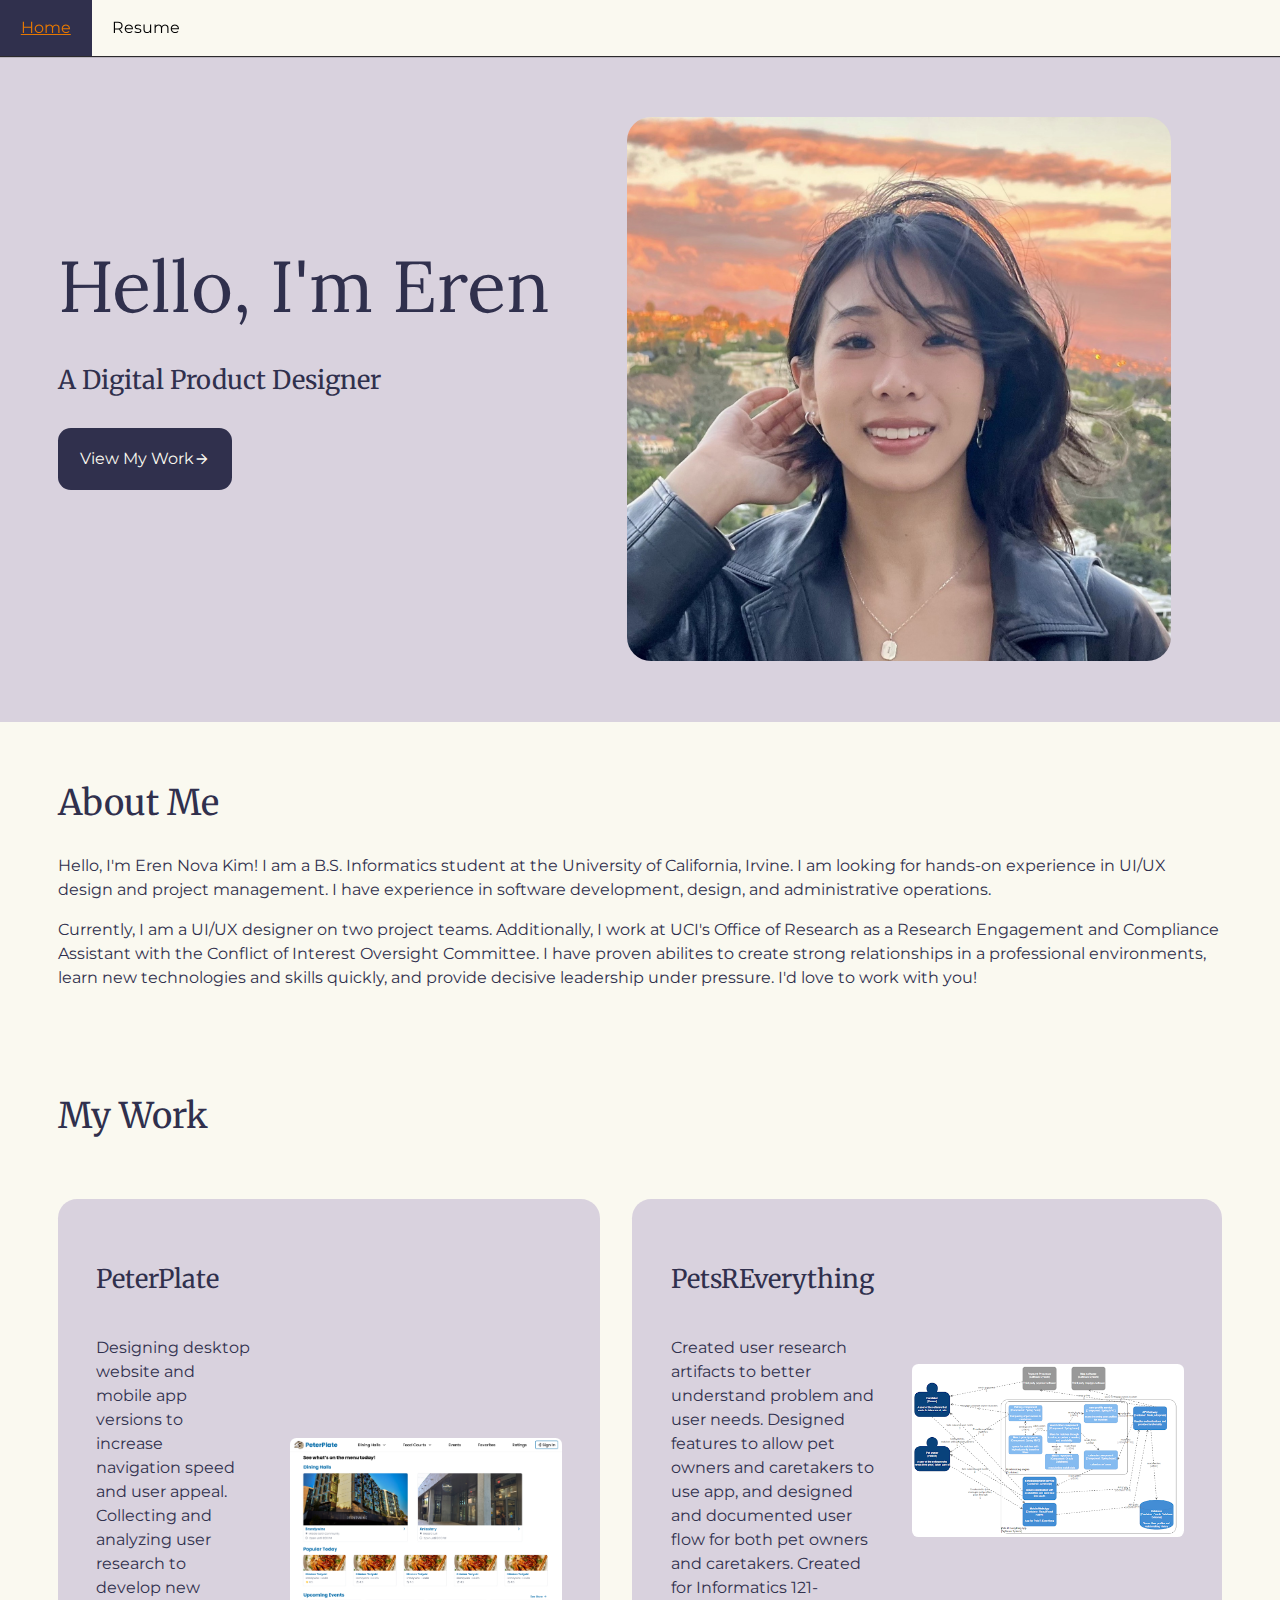
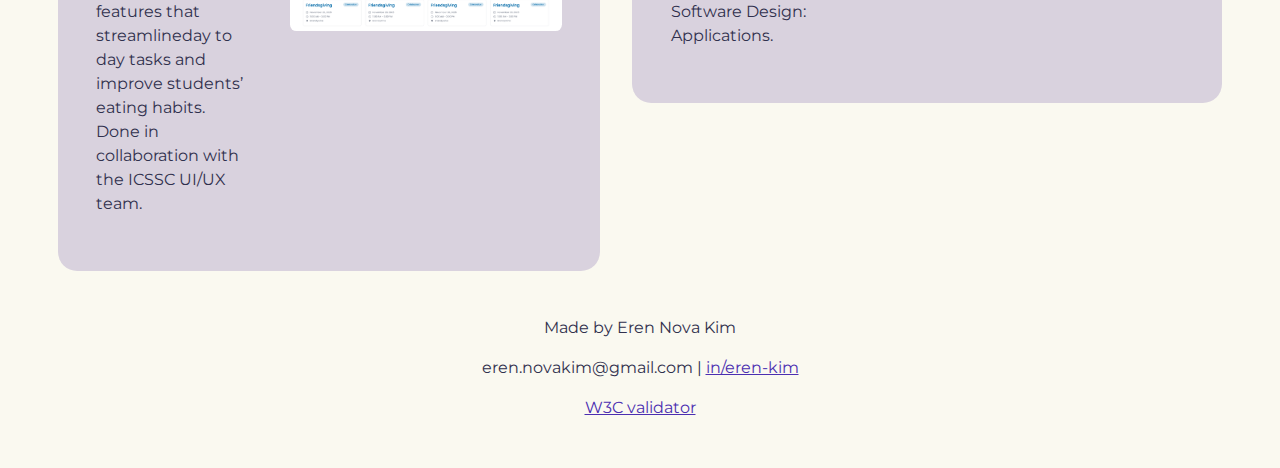
<file: index.html>
<!doctype html>
<html lang="en">

<!--
WRITTEN BY: Eren Nova Kim
EMAIL: erennk@uci.edu
-->

<head>
  <meta charset="utf-8">
  <meta name="author" content="Your name here">
  <meta name="description" content="description of your page">
  <meta name="viewport" content="width=device-width, initial-scale=1.0">
   <!-- you would link to an external stylesheet here! -->
    <link rel="stylesheet" href="style.css">
    <link href="https://fonts.googleapis.com/icon?family=Material+Icons" rel="stylesheet">
   <!-- you would also link to Bootstrap here! -->
  <title>Eren Nova Kim</title>
</head>
<body>
  <!-- skip to main content link -->
  <a href="#main-content" class="skip-link">Skip to main content</a>

  <!-- nav bar -->
  <nav class="navbar">
    <ul class="nav-items">
      <li>
        <a href="index.html" class="active">
          Home
        </a>
      </li>
      <li>
        <a href="resume.html">
          Resume
        </a>
      </li>
    </ul>
  </nav>

  <!-- header and headshot -->
  <div class="header-container">
    <div class="header-text">
        <h1>
          Hello, I'm Eren
        </h1>
        <h3>
          A Digital Product Designer
        </h3>

        <!-- jump to work section -->
        <a href="#work-destination" class="button-style">
            <span id="view-work-button">
                View My Work
            </span>
          <span class="button-arrow">
            arrow_forward
          </span>
        </a>
    </div>

    <!-- headshot -->
    <div class="header-headshot">
      <img src="ErenPic.jpg" alt="Headshot of Eren Nova Kim">
    </div>
  </div>

  <main id="main-content">

  <!-- about me -->
  <div class="paragraph-container">
    <div class="about-text">
      <h2>
        About Me
      </h2>
      <blockquote>
        <p>
          Hello, I'm Eren Nova Kim! I am a B.S. Informatics student at the University of California, Irvine.
          I am looking for hands-on experience in UI/UX design and project management.
          I have experience in software development, design, and administrative operations.
        </p>
        <p>
          Currently, I am a UI/UX designer on two project teams. Additionally, I work at UCI's 
          Office of Research as a Research Engagement and Compliance Assistant with the 
          Conflict of Interest Oversight Committee. I have proven abilites to create strong 
          relationships in a professional environments, learn new technologies and skills quickly, 
          and provide decisive leadership under pressure. I'd love to work with you!
        </p>
      </blockquote>
    </div>
  </div>

  <!-- my work -->
  <div class="paragraph-container" id="work-destination">
    <h2>
      My Work
    </h2>
    <div class="work-container">
      <div class="work-text">

        <!-- PeterPlate container -->
        <h3>
          PeterPlate
        </h3>
        <blockquote>
          <p>
            Designing desktop website and mobile app versions to increase navigation speed 
            and user appeal. Collecting and analyzing user research to develop new features that 
            streamlineday to day tasks and improve students’ eating habits. Done in collaboration 
            with the ICSSC UI/UX team.
          </p>
        </blockquote>
      </div>
      <img src="PeterPlateHome.jpg" alt="Screenshot of PeterPlate project website">
    </div>

    <!-- PetsREverything container -->
    <div class="work-container">
      <div class="work-text">
        <h3>
          PetsREverything
        </h3>
        <blockquote>
          <p>
            Created user research artifacts to better understand problem and user needs. Designed 
            features to allow pet owners and caretakers to use app, and designed and documented user 
            flow for both pet owners and caretakers. Created for Informatics 121- Software Design: 
            Applications.
          </p>
        </blockquote>
      </div>
      <img src="PetsREverythingDiagram.jpg" alt="Component Diagram for PetsREverything project">
    </div>

  </div>

  </main>

  <!-- footer -->
  <footer class="footer-container">
        <p>
          Made by Eren Nova Kim
        </p>
        <p>
          eren.novakim@gmail.com | 
          <a href="https://www.linkedin.com/in/eren-kim/" class="link">
            in/eren-kim
          </a>
        </p>
        <p>
          <a href="http://validator.w3.org/check?uri=referer" class="link">
            W3C validator
          </a>
        </p>
    </footer>
</body>
</html>
</file>
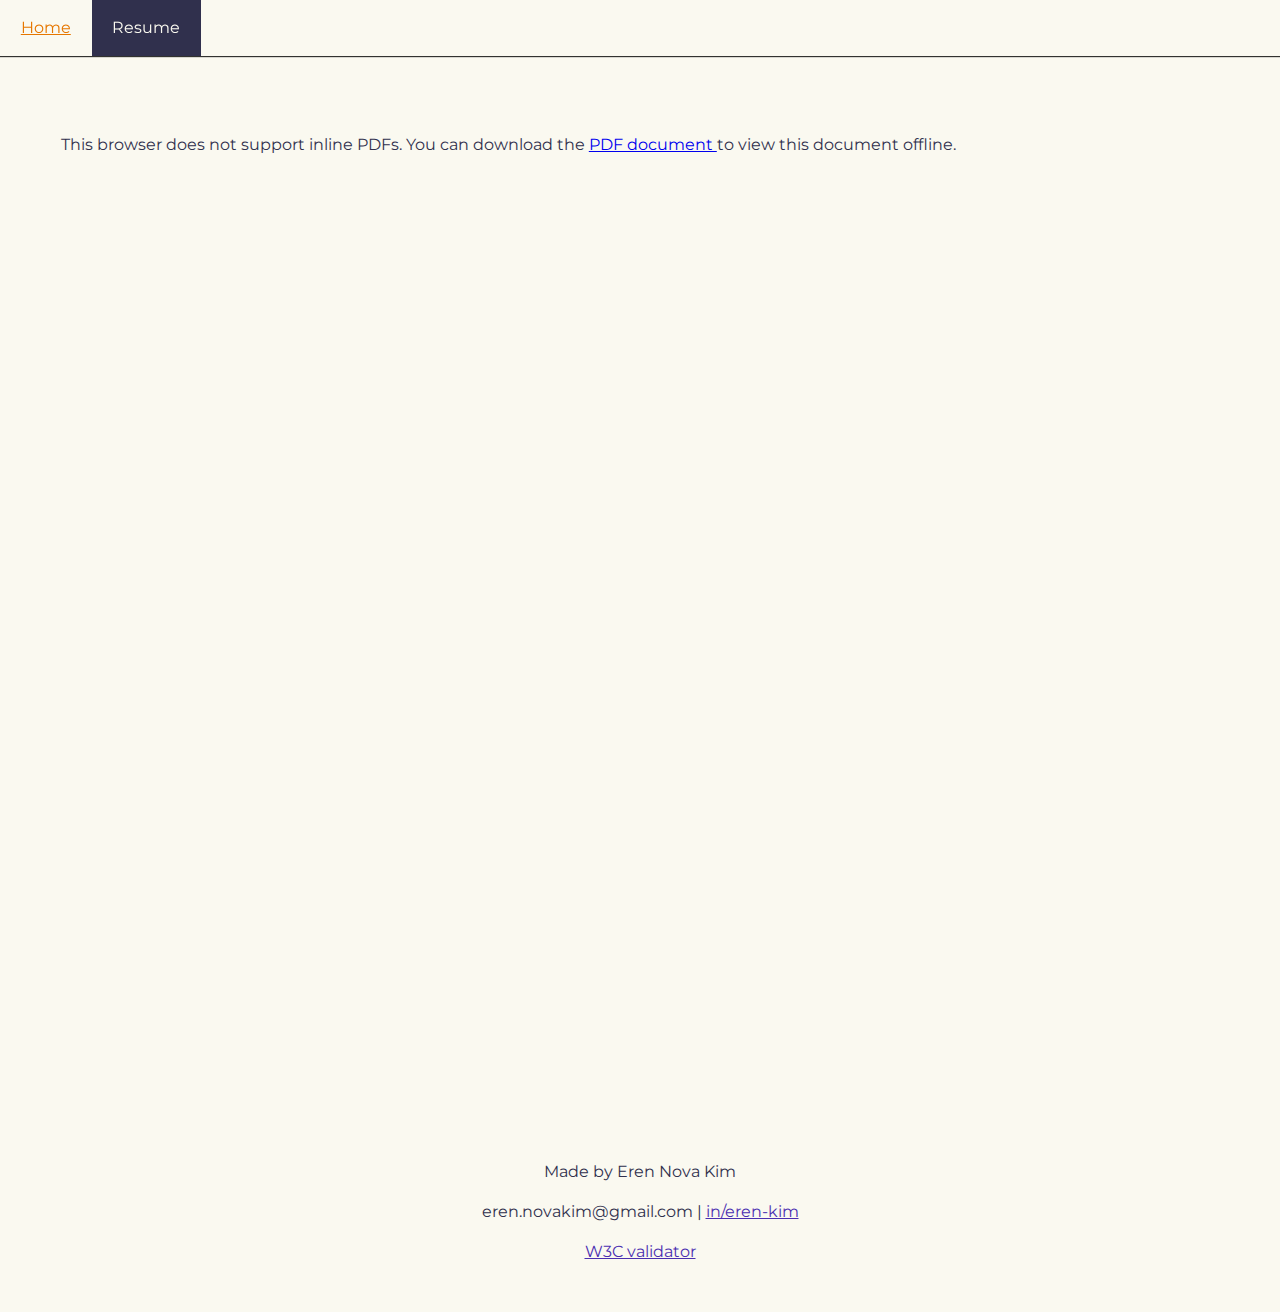
<file: resume.html>
<!doctype html>
<html lang="en">

<!--
WRITTEN BY: Eren Nova Kim
EMAIL: erennk@uci.edu
-->

<head>
  <meta charset="utf-8">
  <meta name="author" content="Your name here">
  <meta name="description" content="description of your page">
  <meta name="viewport" content="width=device-width, initial-scale=1.0">
   <!-- you would link to an external stylesheet here! -->
    <link rel="stylesheet" href="style.css">
    <link href="https://fonts.googleapis.com/icon?family=Material+Icons" rel="stylesheet">
   <!-- you would also link to Bootstrap here! -->
  <title>Resume</title>
</head>
<body>
  <!-- nav bar -->
    <nav class="navbar">
        <ul class="nav-items">
            <li>
                <a href="index.html">
                Home
                </a>
            </li>
            <li>
                <a href="resume.html" class="active">
                    Resume
                </a>
            </li>
        </ul>
    </nav>

  <!-- resume and download button -->
  <div class="resume-container">
    <div class="pdf-container">
        <object data="Resume.pdf">
            <p>
                This browser does not support inline PDFs. You can download the
                <a href="Resume.pdf">
                    PDF document
                </a>
                to view this document offline.
            </p>
        </object>
    </div>
  </div>

  <!-- footer -->
  <footer class="footer-container">
        <p>
          Made by Eren Nova Kim
        </p>
        <p>
          eren.novakim@gmail.com | 
          <a href="https://www.linkedin.com/in/eren-kim/" class="link">
            in/eren-kim
          </a>
        </p>
        <p>
          <a href="http://validator.w3.org/check?uri=referer" class="link">
            W3C validator
          </a>
        </p>
    </footer>
</body>
</html>
</file>
<file: style.css>
@import url('https://fonts.googleapis.com/css2?family=Lora&family=Montserrat&family=Merriweather&display=swap');

html, body {
    margin: 0;
    background-color: #faf9f0;
}

h1 {
  font-family: 'Lora', 'Georgia', serif;
  font-size: 4.5rem;
  font-weight: normal; 
}

/* adujust h1 font size for mobile/smaller dimensions */

@media (max-width: 720px) {
  h1 {
    font-size: 4rem;
  }
}

h2 {
  font-family: 'Merriweather', 'Times New Roman', serif;
  font-size: 2.2rem;
  font-weight: normal; 
}

h3 {
  font-family: 'Merriweather', 'Times New Roman', serif;
  font-size: 1.6rem;
  font-weight: normal; 
}

p, li, .button-style {
  font-family: 'Montserrat', 'Helvetica', sans-serif;
  font-size: 1rem;
  font-weight: normal; 
  line-height: 1.5;
  color: #30304d
}

/* skip to main content styling */

.skip-link {
  position: absolute;
  overflow: hidden;
  font-family: 'Montserrat', 'Helvetica', sans-serif;

}

.skip-link:focus {
  position: static;
  overflow: visible;
}

/* nav bar styling */

.navbar {
  position: sticky;
  top: 0;
  z-index: 1000;
  width: 100%;
  background-color: #faf9f0;
  box-shadow: 0px 1px 1px rgba(0, 0, 0, 0.8)
}

.nav-items {
  list-style-type: none;
  display: flex;
  margin: 0;
  padding: 0;
  text-align: right;
}

.nav-items li a {
  display: block;
  color: rgb(0, 0, 0);
  padding: 1rem 1.3rem;
  text-decoration: none;
}

/* styling for different states of the nav bar items */

.nav-items li a.active {
  background-color: #30304d;
  color: #faf9f0
}

.nav-items li a:hover {
  color: #e67700;
  text-decoration: underline;
}  

/* header styling */

.header-container {
  display: flex;
  align-items: center;
  justify-content: center;
  padding: 2.8rem 3.6rem;
  height: 36rem;
  background-color: #d9d2de;
  color:#30304d;
}

.header-text{
  flex: 1;
  display: flex;
  flex-direction: column;
  text-align: left;
  gap: 2rem;
  margin-bottom: 3rem;
}

.header-text h1, .header-text h3{
  margin: 0;
}


 .header-headshot {
    display: flex;
    justify-content: center;
    padding: 1.4rem 2rem;
    width: 50%;
}

.header-headshot img{
    max-width: 34rem;
    min-width: 20rem;
    border-radius: 1.5rem;
}

/* change header to vertical for mobile dimensions */

@media (max-width: 1020px) {
    .header-container {
        flex-direction: column;
        height: auto;
    }

    .header-headshot {
      width: 100%;
    }
}

/* view my work button styling */

.button-style {
  width: fit-content;
  display: flex;
  text-decoration: none;
  padding: 1.2rem 1.4rem;
  border-radius: 0.8rem;
  background-color: #30304d;
  color:#faf9f0;
}

.button-style:hover{
  color: #e67700;
}

.button-arrow {
  font-family: 'Material Icons';
}

/* about me section styling */

blockquote {
  margin: 0;
}

.paragraph-container {
  display: flex;
  flex-direction: column;
  padding: 1.8rem 3.6rem;
  color:#30304d;
}

@media (max-width: 720px) {
  .paragraph-container{
    padding: 1.8rem 2rem;
  }
}

/* work container styling */

.work-container {
  display: flex;
  align-self: center;
  align-items: center;
  justify-content: center;
  background-color: #d9d2de;
  border-radius: 1.2rem;
  max-width: 70rem;
  margin-bottom: 2.8rem;
}

.work-text {
  display: flex;
  flex-direction: column;
  align-items: flex-start;
  padding: 2.4rem;
  width: 50%;
}

.work-container img {
  width: 10rem;
  border-radius: 0.4rem;
  margin-right: 2.4rem;
  min-width: 17rem;
}

/* change work container to vertical for mobile dimensions */

@media (max-width: 720px) {
    .work-container {
        flex-direction: column;
        height: auto;
        padding: 2rem 0rem;
    }

    .work-text{
      width: 86%;
      padding: 0rem 2rem;
    }

    .work-container img {
      margin: 0;
    }
}

@media (min-width: 1200px) {
  #work-destination {
    display: grid;
    grid-template-columns: 1fr 1fr;
    align-items: start;
    gap: 2rem;
  }

  #work-destination h2 {
    grid-column: 1 / span 2;
  }

  #work-destination .work-container {
    margin: 0;
    align-self: start;
    max-width: none;
    width: 100%;
  }

}

/* resume page pdf reader styling */

.resume-container {
  display: flex;
  flex-direction: column;
  align-items: center;
  padding: 2rem;
  color:#30304d;
  min-height: 80%
}

.pdf-container {
    width: 100%;
    max-width: 100rem;
    height: 64rem;
    padding: 1.8rem;
    box-sizing: border-box;
}

.pdf-container object {
    width: 100%;
    height: 100%;
    border: none;
    border-radius: 0.8rem;
}

/* change resume page for mobile dimensions */

@media (max-width: 720px) {
  .resume-container {
    padding: 0.2rem;
  }
  .pdf-container {
    padding: 0.6rem;
    height: 32rem;
  }
}

/* footer styling */

.footer-container {
  text-align: center;
  padding-bottom: 2rem;
}

.link {
  color: #4b2fb1;
}

.link:hover{
  color: #e67700;
}
</file>
